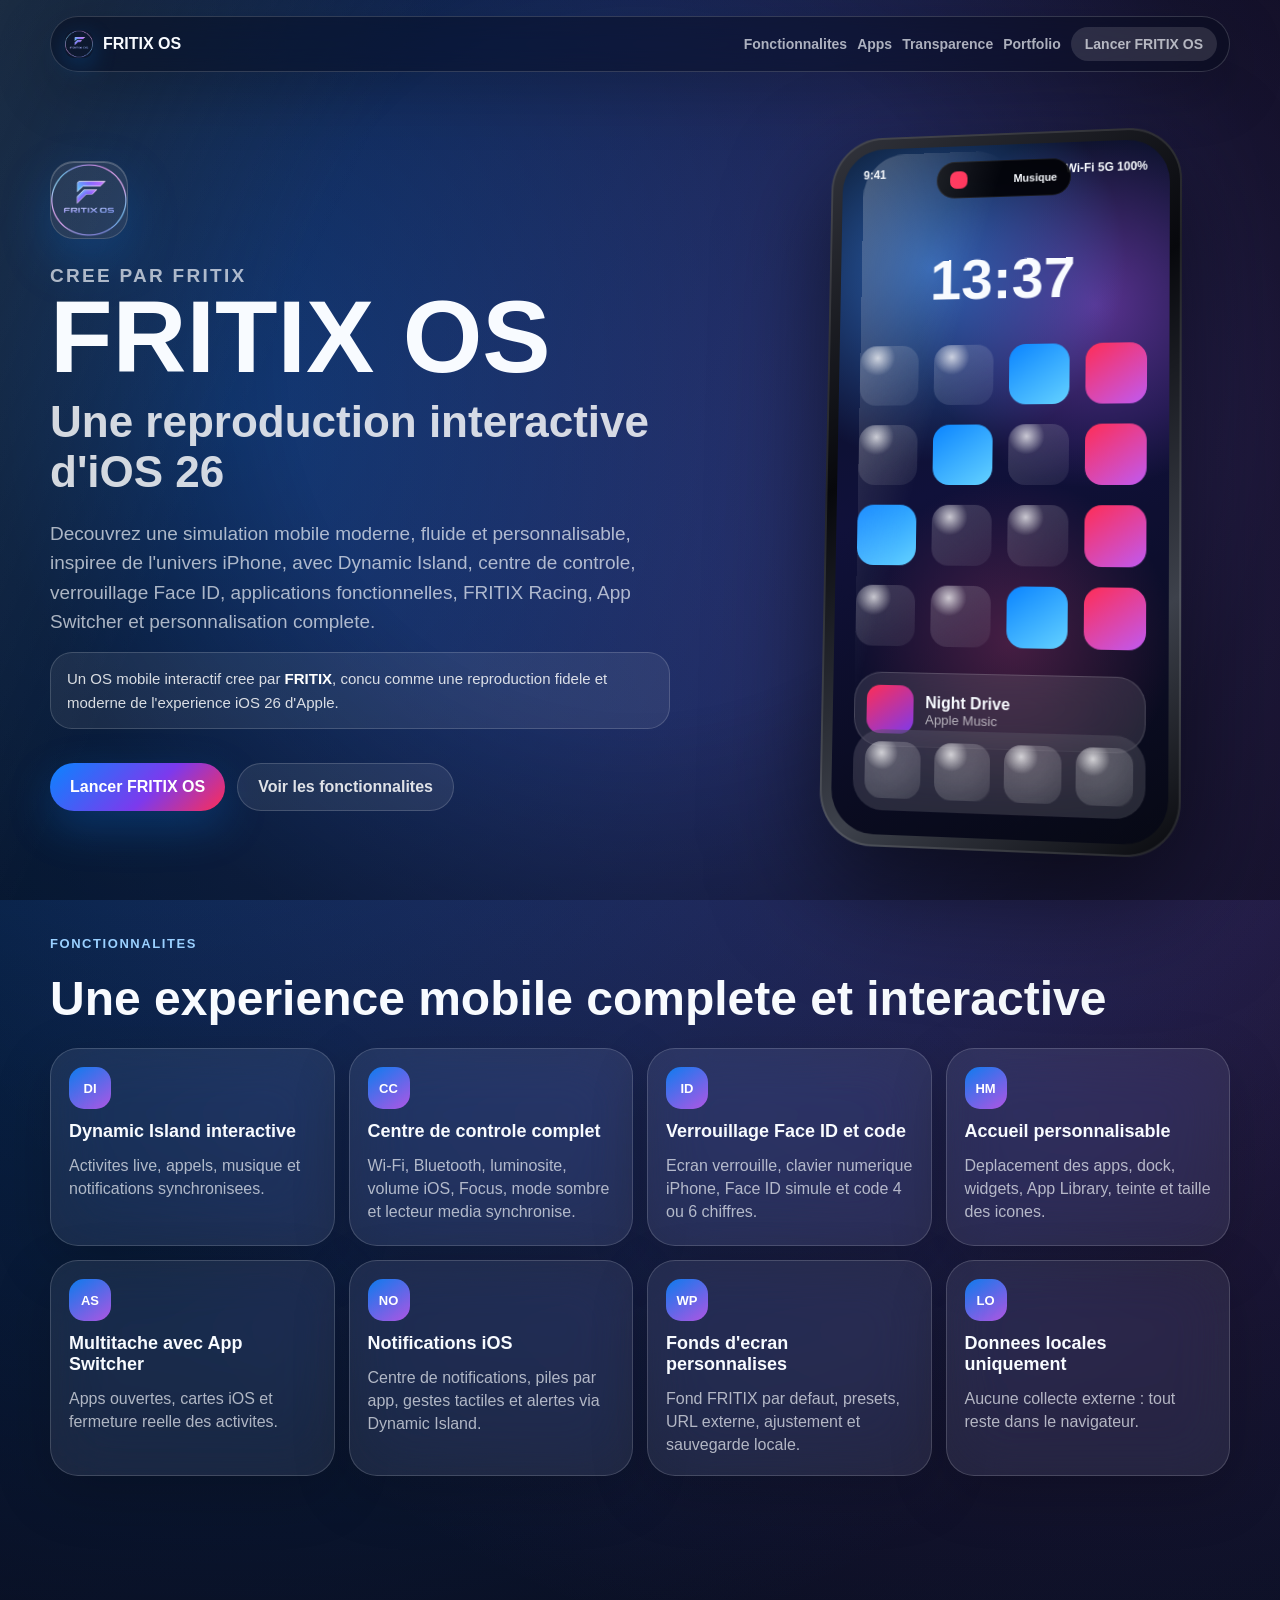
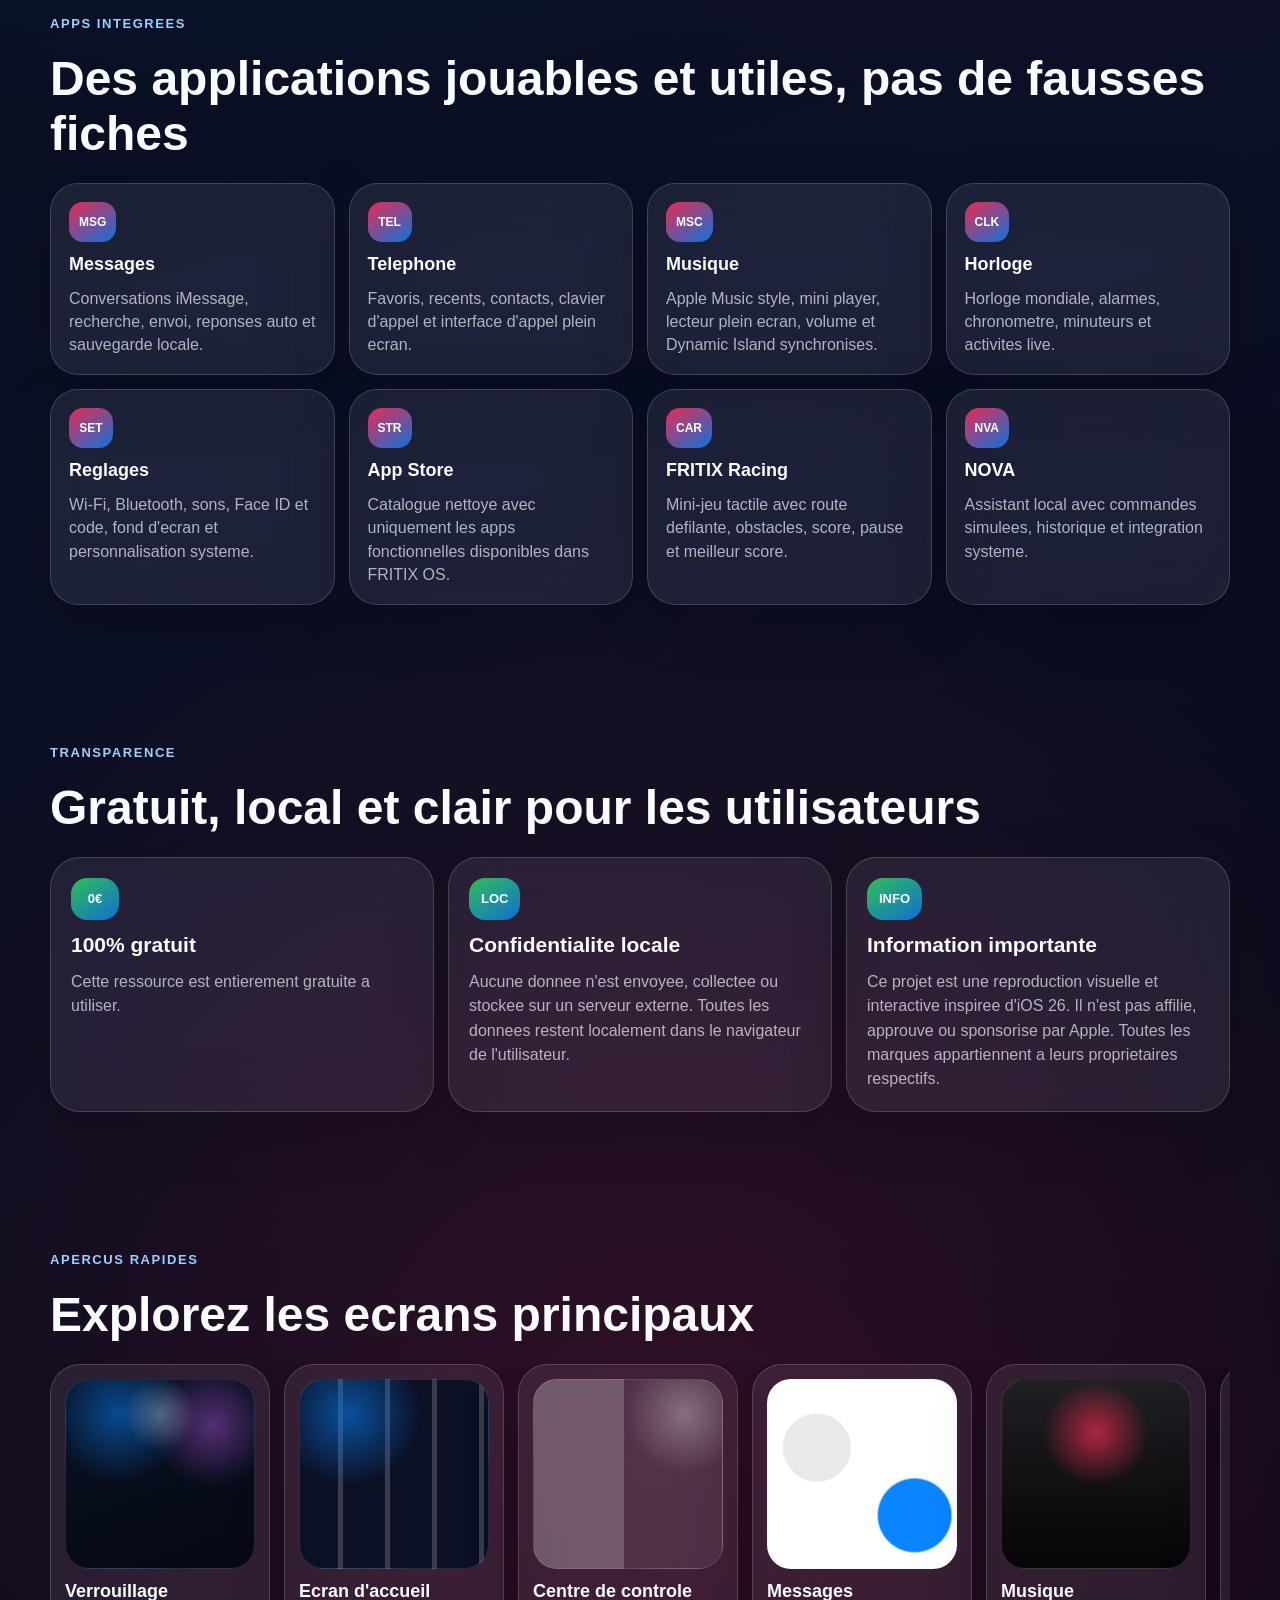
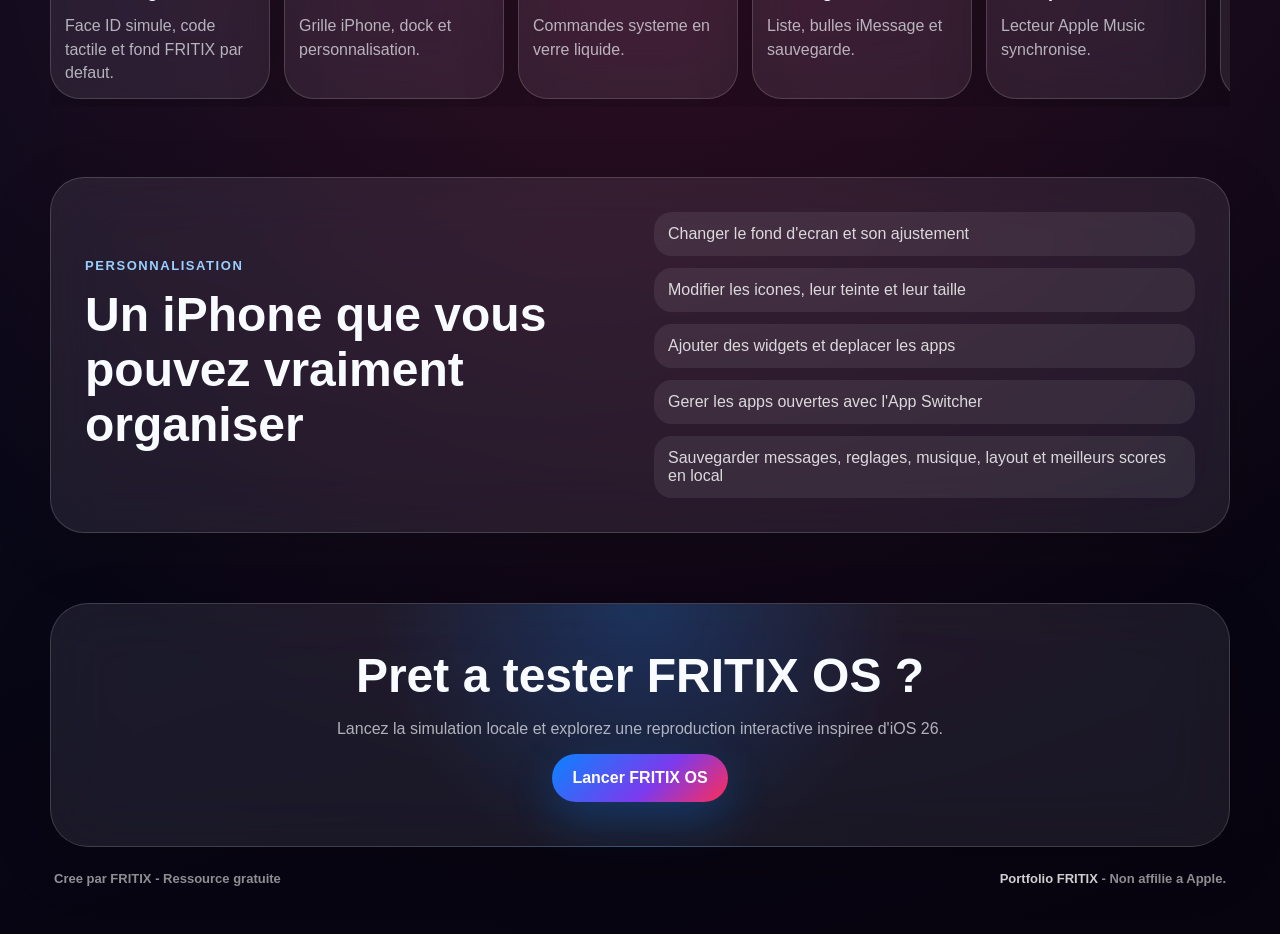
<file: index.html>
<!doctype html>
<html lang="fr">
<head>
  <meta charset="utf-8">
  <meta name="viewport" content="width=device-width, initial-scale=1">
  <title>FRITIX OS - Reproduction interactive d'iOS 26</title>
  <meta name="description" content="FRITIX OS est une reproduction visuelle et interactive inspiree d'iOS 26 avec Dynamic Island, apps fonctionnelles, App Switcher, FRITIX Racing, donnees locales et personnalisation avancee.">
  <link rel="stylesheet" href="css/preview.css?v=20260606-5">
</head>
<body>
  <main class="preview-page">
    <nav class="preview-nav" aria-label="Navigation principale">
      <a class="brand" href="index.html" aria-label="FRITIX OS accueil">
        <img src="logo.png" alt="Logo FRITIX">
        FRITIX OS
      </a>
      <div>
        <a href="#features">Fonctionnalites</a>
        <a href="#apps">Apps</a>
        <a href="#trust">Transparence</a>
        <a href="https://fritix.fr" target="_blank" rel="noopener noreferrer">Portfolio</a>
        <a class="nav-cta" href="simulator.html">Lancer FRITIX OS</a>
      </div>
    </nav>

    <section class="hero" aria-labelledby="hero-title">
      <div class="hero-copy">
        <img class="hero-logo" src="logo.png" alt="Logo FRITIX OS">
        <p class="eyebrow">Cree par FRITIX</p>
        <h1 id="hero-title">FRITIX OS</h1>
        <h2>Une reproduction interactive d'iOS 26</h2>
        <p>
          Decouvrez une simulation mobile moderne, fluide et personnalisable, inspiree de l'univers iPhone,
          avec Dynamic Island, centre de controle, verrouillage Face ID, applications fonctionnelles,
          FRITIX Racing, App Switcher et personnalisation complete.
        </p>
        <p class="creator-note">
          Un OS mobile interactif cree par <strong>FRITIX</strong>, concu comme une reproduction fidele et moderne
          de l'experience iOS 26 d'Apple.
        </p>
        <div class="hero-actions">
          <a class="primary-cta" href="simulator.html">Lancer FRITIX OS</a>
          <a class="secondary-cta" href="#features">Voir les fonctionnalites</a>
        </div>
      </div>

      <figure class="phone-showcase" aria-label="Apercu premium de l'emulateur iPhone">
        <div class="showcase-phone" role="img" aria-label="Mockup iPhone avec Dynamic Island et ecran d'accueil">
          <span class="phone-reflection"></span>
          <div class="showcase-screen">
            <div class="showcase-status">
              <span>9:41</span>
              <span>Wi-Fi 5G 100%</span>
            </div>
            <div class="showcase-island">
              <span></span>
              <strong>Musique</strong>
            </div>
            <div class="showcase-clock">13:37</div>
            <div class="showcase-grid">
              <i></i><i></i><i></i><i></i>
              <i></i><i></i><i></i><i></i>
              <i></i><i></i><i></i><i></i>
              <i></i><i></i><i></i><i></i>
            </div>
            <div class="showcase-widget">
              <span></span>
              <div><strong>Night Drive</strong><small>Apple Music</small></div>
            </div>
            <div class="showcase-dock"><i></i><i></i><i></i><i></i></div>
          </div>
        </div>
      </figure>
    </section>

    <section class="features" id="features" aria-labelledby="features-title">
      <div class="section-heading">
        <p class="eyebrow">Fonctionnalites</p>
        <h2 id="features-title">Une experience mobile complete et interactive</h2>
      </div>
      <div class="feature-grid">
        <article><span>DI</span><h3>Dynamic Island interactive</h3><p>Activites live, appels, musique et notifications synchronisees.</p></article>
        <article><span>CC</span><h3>Centre de controle complet</h3><p>Wi-Fi, Bluetooth, luminosite, volume iOS, Focus, mode sombre et lecteur media synchronise.</p></article>
        <article><span>ID</span><h3>Verrouillage Face ID et code</h3><p>Ecran verrouille, clavier numerique iPhone, Face ID simule et code 4 ou 6 chiffres.</p></article>
        <article><span>HM</span><h3>Accueil personnalisable</h3><p>Deplacement des apps, dock, widgets, App Library, teinte et taille des icones.</p></article>
        <article><span>AS</span><h3>Multitache avec App Switcher</h3><p>Apps ouvertes, cartes iOS et fermeture reelle des activites.</p></article>
        <article><span>NO</span><h3>Notifications iOS</h3><p>Centre de notifications, piles par app, gestes tactiles et alertes via Dynamic Island.</p></article>
        <article><span>WP</span><h3>Fonds d'ecran personnalises</h3><p>Fond FRITIX par defaut, presets, URL externe, ajustement et sauvegarde locale.</p></article>
        <article><span>LO</span><h3>Donnees locales uniquement</h3><p>Aucune collecte externe : tout reste dans le navigateur.</p></article>
      </div>
    </section>

    <section class="apps-overview" id="apps" aria-labelledby="apps-title">
      <div class="section-heading">
        <p class="eyebrow">Apps integrees</p>
        <h2 id="apps-title">Des applications jouables et utiles, pas de fausses fiches</h2>
      </div>
      <div class="apps-grid-preview">
        <article><span>MSG</span><h3>Messages</h3><p>Conversations iMessage, recherche, envoi, reponses auto et sauvegarde locale.</p></article>
        <article><span>TEL</span><h3>Telephone</h3><p>Favoris, recents, contacts, clavier d'appel et interface d'appel plein ecran.</p></article>
        <article><span>MSC</span><h3>Musique</h3><p>Apple Music style, mini player, lecteur plein ecran, volume et Dynamic Island synchronises.</p></article>
        <article><span>CLK</span><h3>Horloge</h3><p>Horloge mondiale, alarmes, chronometre, minuteurs et activites live.</p></article>
        <article><span>SET</span><h3>Reglages</h3><p>Wi-Fi, Bluetooth, sons, Face ID et code, fond d'ecran et personnalisation systeme.</p></article>
        <article><span>STR</span><h3>App Store</h3><p>Catalogue nettoye avec uniquement les apps fonctionnelles disponibles dans FRITIX OS.</p></article>
        <article><span>CAR</span><h3>FRITIX Racing</h3><p>Mini-jeu tactile avec route defilante, obstacles, score, pause et meilleur score.</p></article>
        <article><span>NVA</span><h3>NOVA</h3><p>Assistant local avec commandes simulees, historique et integration systeme.</p></article>
      </div>
    </section>

    <section class="trust-grid" id="trust" aria-labelledby="trust-title">
      <div class="section-heading">
        <p class="eyebrow">Transparence</p>
        <h2 id="trust-title">Gratuit, local et clair pour les utilisateurs</h2>
      </div>
      <div class="trust-cards">
        <article>
          <span>0€</span>
          <h3>100% gratuit</h3>
          <p>Cette ressource est entierement gratuite a utiliser.</p>
        </article>
        <article>
          <span>LOC</span>
          <h3>Confidentialite locale</h3>
          <p>Aucune donnee n'est envoyee, collectee ou stockee sur un serveur externe. Toutes les donnees restent localement dans le navigateur de l'utilisateur.</p>
        </article>
        <article>
          <span>INFO</span>
          <h3>Information importante</h3>
          <p>Ce projet est une reproduction visuelle et interactive inspiree d'iOS 26. Il n'est pas affilie, approuve ou sponsorise par Apple. Toutes les marques appartiennent a leurs proprietaires respectifs.</p>
        </article>
      </div>
    </section>

    <section class="demo" id="demo" aria-labelledby="demo-title">
      <div class="section-heading">
        <p class="eyebrow">Apercus rapides</p>
        <h2 id="demo-title">Explorez les ecrans principaux</h2>
      </div>
      <div class="demo-row">
        <article><span class="mini-screen lock"></span><h3>Verrouillage</h3><p>Face ID simule, code tactile et fond FRITIX par defaut.</p></article>
        <article><span class="mini-screen home"></span><h3>Ecran d'accueil</h3><p>Grille iPhone, dock et personnalisation.</p></article>
        <article><span class="mini-screen control"></span><h3>Centre de controle</h3><p>Commandes systeme en verre liquide.</p></article>
        <article><span class="mini-screen messages"></span><h3>Messages</h3><p>Liste, bulles iMessage et sauvegarde.</p></article>
        <article><span class="mini-screen music"></span><h3>Musique</h3><p>Lecteur Apple Music synchronise.</p></article>
        <article><span class="mini-screen phone"></span><h3>Telephone</h3><p>Appels, contacts, clavier et live activity.</p></article>
        <article><span class="mini-screen racing"></span><h3>FRITIX Racing</h3><p>Jeu tactile avec score et obstacles.</p></article>
        <article><span class="mini-screen switcher"></span><h3>App Switcher</h3><p>Multitache et fermeture reelle des apps.</p></article>
        <article><span class="mini-screen settings"></span><h3>Reglages</h3><p>Sections iOS et fond d'ecran.</p></article>
      </div>
    </section>

    <section class="customize" aria-labelledby="customize-title">
      <div>
        <p class="eyebrow">Personnalisation</p>
        <h2 id="customize-title">Un iPhone que vous pouvez vraiment organiser</h2>
      </div>
      <ul>
        <li>Changer le fond d'ecran et son ajustement</li>
        <li>Modifier les icones, leur teinte et leur taille</li>
        <li>Ajouter des widgets et deplacer les apps</li>
        <li>Gerer les apps ouvertes avec l'App Switcher</li>
        <li>Sauvegarder messages, reglages, musique, layout et meilleurs scores en local</li>
      </ul>
    </section>

    <section class="launch-panel" aria-label="Lancement de la simulation">
      <h2>Pret a tester FRITIX OS ?</h2>
      <p>Lancez la simulation locale et explorez une reproduction interactive inspiree d'iOS 26.</p>
      <a class="primary-cta" href="simulator.html">Lancer FRITIX OS</a>
    </section>

    <footer class="preview-footer">
      <p>Cree par FRITIX - Ressource gratuite</p>
      <p><a href="https://fritix.fr" target="_blank" rel="noopener noreferrer">Portfolio FRITIX</a> - Non affilie a Apple.</p>
    </footer>
  </main>
</body>
</html>
</file>
<file: css/preview.css>
:root {
  --text: #f8fbff;
  --muted: rgba(248, 251, 255, .68);
  --glass: rgba(255, 255, 255, .08);
  --glass-strong: rgba(255, 255, 255, .14);
  --line: rgba(255, 255, 255, .16);
  --blue: #0a84ff;
  --pink: #ff2d55;
  --purple: #bf5af2;
}

* {
  box-sizing: border-box;
}

html {
  scroll-behavior: smooth;
}

body {
  margin: 0;
  min-height: 100vh;
  color: var(--text);
  font-family: "SF Pro Display", "SF Pro Text", -apple-system, BlinkMacSystemFont, "Segoe UI", sans-serif;
  background:
    radial-gradient(circle at 18% 10%, rgba(10,132,255,.34), transparent 34%),
    radial-gradient(circle at 82% 12%, rgba(191,90,242,.26), transparent 32%),
    radial-gradient(circle at 52% 74%, rgba(255,45,85,.16), transparent 30%),
    linear-gradient(160deg, #040713, #0b1025 46%, #07030f);
  overflow-x: hidden;
}

body::before {
  content: "";
  position: fixed;
  inset: 0;
  pointer-events: none;
  background:
    linear-gradient(115deg, rgba(255,255,255,.09), transparent 26%),
    radial-gradient(circle at 50% 40%, transparent 0 42%, rgba(0,0,0,.34) 78%);
}

a {
  color: inherit;
  text-decoration: none;
}

button,
a {
  -webkit-tap-highlight-color: transparent;
}

.preview-page {
  position: relative;
  z-index: 1;
  width: min(1180px, calc(100% - 40px));
  margin: 0 auto;
}

.preview-nav {
  position: sticky;
  top: 16px;
  z-index: 10;
  display: flex;
  align-items: center;
  justify-content: space-between;
  gap: 18px;
  margin: 16px 0 34px;
  padding: 10px 12px 10px 14px;
  border: 1px solid var(--line);
  border-radius: 999px;
  background: rgba(8, 12, 26, .54);
  backdrop-filter: blur(30px) saturate(1.3);
  -webkit-backdrop-filter: blur(30px) saturate(1.3);
  box-shadow: 0 18px 60px rgba(0,0,0,.22);
  animation: fade-up .7s ease both;
}

.brand,
.preview-nav div {
  display: flex;
  align-items: center;
  gap: 10px;
}

.brand {
  font-weight: 850;
}

.brand img {
  width: 28px;
  height: 28px;
  display: block;
  border-radius: 9px;
  object-fit: cover;
  box-shadow: 0 8px 24px rgba(10,132,255,.24);
}

.preview-nav a:not(.brand) {
  color: var(--muted);
  font-size: 14px;
  font-weight: 700;
}

.preview-nav .nav-cta {
  color: white;
  padding: 9px 14px;
  border-radius: 999px;
  background: rgba(255,255,255,.12);
}

.hero {
  min-height: 760px;
  display: grid;
  grid-template-columns: 1fr 460px;
  align-items: center;
  gap: 58px;
}

.hero-copy {
  animation: fade-up .8s .08s ease both;
}

.hero-logo {
  width: 78px;
  height: 78px;
  display: block;
  margin-bottom: 20px;
  border-radius: 24px;
  object-fit: cover;
  border: 1px solid rgba(255,255,255,.16);
  background: rgba(255,255,255,.08);
  box-shadow:
    0 20px 52px rgba(10,132,255,.22),
    inset 0 1px 0 rgba(255,255,255,.22);
}

.eyebrow {
  margin: 0 0 14px;
  color: #9ad0ff;
  font-size: 13px;
  font-weight: 900;
  letter-spacing: .12em;
  text-transform: uppercase;
}

.hero h1 {
  margin: 0;
  font-size: clamp(58px, 8vw, 104px);
  line-height: .9;
  letter-spacing: 0;
}

.hero h2 {
  margin: 14px 0 0;
  color: rgba(255,255,255,.82);
  font-size: clamp(26px, 4vw, 44px);
  letter-spacing: 0;
}

.hero p {
  max-width: 640px;
  margin: 22px 0 0;
  color: var(--muted);
  font-size: 19px;
  line-height: 1.55;
}

.hero .creator-note {
  max-width: 620px;
  margin-top: 16px;
  padding: 14px 16px;
  border: 1px solid var(--line);
  border-radius: 22px;
  color: rgba(255,255,255,.84);
  background: rgba(255,255,255,.07);
  backdrop-filter: blur(24px);
  -webkit-backdrop-filter: blur(24px);
  font-size: 15px;
}

.creator-note strong {
  color: white;
}

.hero-actions {
  display: flex;
  flex-wrap: wrap;
  gap: 12px;
  margin-top: 34px;
}

.primary-cta,
.secondary-cta {
  display: inline-flex;
  align-items: center;
  justify-content: center;
  min-height: 48px;
  padding: 0 20px;
  border-radius: 999px;
  font-weight: 850;
  transition: transform .25s ease, box-shadow .25s ease, background .25s ease;
}

.primary-cta {
  color: white;
  background: linear-gradient(135deg, #0a84ff, #7c3aed 58%, #ff2d55);
  box-shadow: 0 16px 44px rgba(10,132,255,.26);
}

.secondary-cta {
  border: 1px solid var(--line);
  color: rgba(255,255,255,.86);
  background: rgba(255,255,255,.08);
  backdrop-filter: blur(24px);
  -webkit-backdrop-filter: blur(24px);
}

.primary-cta:hover,
.secondary-cta:hover,
.feature-grid article:hover,
.demo-row article:hover {
  transform: translateY(-4px);
}

.primary-cta:hover {
  box-shadow: 0 22px 60px rgba(10,132,255,.34);
}

.phone-showcase {
  margin: 0;
  display: grid;
  place-items: center;
  perspective: 1400px;
  animation: phone-in .9s .2s cubic-bezier(.2,.9,.2,1) both;
}

.showcase-phone {
  position: relative;
  width: 360px;
  height: 720px;
  padding: 12px;
  border-radius: 54px;
  background:
    linear-gradient(145deg, #32343c, #07080c 38%, #3d414b 74%, #08090d);
  box-shadow:
    0 40px 110px rgba(0,0,0,.56),
    inset 0 0 0 2px rgba(255,255,255,.11);
  transform: rotateY(-9deg) rotateX(4deg);
}

.phone-reflection {
  position: absolute;
  inset: 18px auto auto 34px;
  width: 160px;
  height: 620px;
  border-radius: 44px;
  background: linear-gradient(105deg, rgba(255,255,255,.22), transparent 46%);
  pointer-events: none;
  z-index: 3;
}

.showcase-screen {
  position: relative;
  height: 100%;
  overflow: hidden;
  border-radius: 44px;
  padding: 20px 22px;
  background:
    radial-gradient(circle at 28% 18%, rgba(63,145,255,.62), transparent 32%),
    radial-gradient(circle at 78% 24%, rgba(179,91,255,.46), transparent 31%),
    radial-gradient(circle at 54% 72%, rgba(255,82,148,.24), transparent 30%),
    linear-gradient(160deg, #071122, #10113a 48%, #070914);
}

.showcase-status,
.showcase-island {
  display: flex;
  align-items: center;
  justify-content: space-between;
}

.showcase-status {
  font-size: 12px;
  font-weight: 850;
}

.showcase-island {
  position: absolute;
  top: 16px;
  left: 50%;
  width: 138px;
  height: 38px;
  transform: translateX(-50%);
  padding: 0 14px;
  border-radius: 999px;
  background: rgba(2,2,5,.92);
  box-shadow: inset 0 0 0 1px rgba(255,255,255,.08);
  font-size: 11px;
}

.showcase-island span {
  width: 18px;
  height: 18px;
  border-radius: 7px;
  background: #ff2d55;
}

.showcase-clock {
  margin-top: 70px;
  text-align: center;
  font-size: 58px;
  font-weight: 900;
}

.showcase-grid {
  display: grid;
  grid-template-columns: repeat(4, 1fr);
  gap: 20px 16px;
  margin-top: 34px;
}

.showcase-grid i,
.showcase-dock i {
  aspect-ratio: 1;
  border-radius: 17px;
  background:
    radial-gradient(circle at 30% 20%, rgba(255,255,255,.72), transparent 28%),
    linear-gradient(145deg, rgba(255,255,255,.18), rgba(255,255,255,.06));
  backdrop-filter: blur(18px);
  -webkit-backdrop-filter: blur(18px);
}

.showcase-grid i:nth-child(3n) {
  background: linear-gradient(145deg, #0a84ff, #64d2ff);
}

.showcase-grid i:nth-child(4n) {
  background: linear-gradient(145deg, #ff2d55, #bf5af2);
}

.showcase-widget {
  display: grid;
  grid-template-columns: 48px 1fr;
  align-items: center;
  gap: 12px;
  margin-top: 26px;
  padding: 12px;
  border: 1px solid rgba(255,255,255,.15);
  border-radius: 28px;
  background: rgba(255,255,255,.10);
  backdrop-filter: blur(30px);
  -webkit-backdrop-filter: blur(30px);
}

.showcase-widget span {
  width: 48px;
  height: 48px;
  border-radius: 14px;
  background: linear-gradient(145deg, #ff2d55, #7c3aed);
}

.showcase-widget strong,
.showcase-widget small {
  display: block;
}

.showcase-widget small {
  color: rgba(255,255,255,.64);
}

.showcase-dock {
  position: absolute;
  left: 22px;
  right: 22px;
  bottom: 24px;
  display: grid;
  grid-template-columns: repeat(4, 1fr);
  gap: 14px;
  padding: 12px;
  border-radius: 30px;
  background: rgba(255,255,255,.12);
  backdrop-filter: blur(32px);
  -webkit-backdrop-filter: blur(32px);
}

.section-heading {
  display: grid;
  gap: 6px;
  margin-bottom: 22px;
}

.section-heading h2,
.customize h2,
.launch-panel h2 {
  margin: 0;
  font-size: clamp(30px, 4vw, 48px);
  letter-spacing: 0;
}

.features,
.demo,
.trust-grid,
.apps-overview,
.customize,
.launch-panel {
  padding: 70px 0;
}

.feature-grid {
  display: grid;
  grid-template-columns: repeat(4, 1fr);
  gap: 14px;
}

.feature-grid article,
.apps-grid-preview article,
.trust-cards article,
.demo-row article,
.customize,
.launch-panel {
  border: 1px solid var(--line);
  background: var(--glass);
  backdrop-filter: blur(30px) saturate(1.25);
  -webkit-backdrop-filter: blur(30px) saturate(1.25);
  box-shadow: 0 18px 58px rgba(0,0,0,.18);
}

.feature-grid article {
  min-height: 198px;
  display: grid;
  align-content: start;
  gap: 12px;
  padding: 18px;
  border-radius: 28px;
  transition: transform .25s ease, background .25s ease;
}

.apps-grid-preview {
  display: grid;
  grid-template-columns: repeat(4, 1fr);
  gap: 14px;
}

.apps-grid-preview article {
  min-height: 178px;
  display: grid;
  align-content: start;
  gap: 12px;
  padding: 18px;
  border-radius: 28px;
  transition: transform .25s ease, background .25s ease;
}

.apps-grid-preview article:hover {
  transform: translateY(-4px);
}

.apps-grid-preview span {
  width: max-content;
  min-width: 44px;
  height: 40px;
  display: grid;
  place-items: center;
  padding: 0 10px;
  border-radius: 14px;
  color: white;
  background: linear-gradient(145deg, rgba(255,45,85,.9), rgba(10,132,255,.82));
  font-size: 12px;
  font-weight: 900;
}

.apps-grid-preview h3 {
  margin: 0;
  font-size: 18px;
}

.apps-grid-preview p {
  margin: 0;
  color: var(--muted);
  line-height: 1.45;
}

.trust-cards {
  display: grid;
  grid-template-columns: repeat(3, 1fr);
  gap: 14px;
}

.trust-cards article {
  min-height: 230px;
  display: grid;
  align-content: start;
  gap: 13px;
  padding: 20px;
  border-radius: 30px;
}

.trust-cards span {
  width: max-content;
  min-width: 48px;
  height: 42px;
  display: grid;
  place-items: center;
  padding: 0 12px;
  border-radius: 16px;
  color: white;
  background: linear-gradient(145deg, rgba(48,209,88,.9), rgba(10,132,255,.78));
  font-size: 13px;
  font-weight: 900;
}

.trust-cards h3 {
  margin: 0;
  font-size: 21px;
}

.trust-cards p {
  margin: 0;
  color: var(--muted);
  line-height: 1.52;
}

.feature-grid span {
  width: 42px;
  height: 42px;
  display: grid;
  place-items: center;
  border-radius: 15px;
  color: white;
  background: linear-gradient(145deg, rgba(10,132,255,.9), rgba(191,90,242,.9));
  font-size: 13px;
  font-weight: 900;
}

.feature-grid h3,
.demo-row h3 {
  margin: 0;
  font-size: 18px;
}

.feature-grid p,
.demo-row p,
.launch-panel p {
  margin: 0;
  color: var(--muted);
  line-height: 1.45;
}

.demo-row {
  display: grid;
  grid-auto-flow: column;
  grid-auto-columns: minmax(220px, 1fr);
  gap: 14px;
  overflow-x: auto;
  padding-bottom: 8px;
}

.demo-row article {
  min-height: 320px;
  display: grid;
  align-content: start;
  gap: 12px;
  padding: 14px;
  border-radius: 30px;
  transition: transform .25s ease, background .25s ease;
}

.mini-screen {
  height: 190px;
  border-radius: 24px;
  border: 1px solid rgba(255,255,255,.12);
  background: rgba(255,255,255,.08);
  overflow: hidden;
}

.mini-screen.lock {
  background:
    radial-gradient(circle at 50% 18%, rgba(255,255,255,.28), transparent 20%),
    radial-gradient(circle at 28% 18%, rgba(10,132,255,.50), transparent 34%),
    radial-gradient(circle at 78% 24%, rgba(191,90,242,.42), transparent 30%),
    linear-gradient(160deg, #071122, #070914);
}

.mini-screen.home {
  background:
    radial-gradient(circle at 26% 18%, rgba(10,132,255,.55), transparent 35%),
    repeating-linear-gradient(90deg, transparent 0 20%, rgba(255,255,255,.18) 20% 23%, transparent 23% 25%),
    #0b1025;
}

.mini-screen.control {
  background:
    linear-gradient(90deg, rgba(255,255,255,.20) 0 48%, transparent 48%),
    radial-gradient(circle at 80% 18%, rgba(255,255,255,.30), transparent 28%),
    rgba(255,255,255,.08);
}

.mini-screen.messages {
  background:
    radial-gradient(circle at 78% 72%, #0a84ff 0 18%, transparent 19%),
    radial-gradient(circle at 26% 36%, #e9e9eb 0 18%, transparent 19%),
    #fff;
}

.mini-screen.music {
  background:
    radial-gradient(circle at 50% 28%, rgba(255,45,85,.65), transparent 32%),
    linear-gradient(180deg, #1f1f24, #050507);
}

.mini-screen.phone {
  background:
    radial-gradient(circle at 50% 18%, rgba(52,199,89,.38), transparent 34%),
    linear-gradient(180deg, #0a1511, #05070a);
}

.mini-screen.racing {
  background:
    linear-gradient(90deg, transparent 0 28%, rgba(255,255,255,.22) 28% 30%, transparent 30% 65%, rgba(255,255,255,.22) 65% 67%, transparent 67%),
    radial-gradient(circle at 50% 80%, rgba(255,55,95,.74), transparent 16%),
    linear-gradient(180deg, #2f343d, #101216);
}

.mini-screen.switcher {
  background:
    linear-gradient(90deg, rgba(255,255,255,.16) 0 30%, transparent 30% 36%, rgba(255,255,255,.24) 36% 70%, transparent 70%),
    radial-gradient(circle at 50% 10%, rgba(255,255,255,.18), transparent 34%),
    rgba(7,12,21,.64);
}

.mini-screen.settings {
  background:
    linear-gradient(#f2f2f7 0 100%),
    #f2f2f7;
}

.customize {
  display: grid;
  grid-template-columns: 1fr 1fr;
  gap: 28px;
  align-items: center;
  padding: 34px;
  border-radius: 34px;
}

.customize ul {
  margin: 0;
  padding: 0;
  list-style: none;
  display: grid;
  gap: 12px;
}

.customize li {
  padding: 13px 14px;
  border-radius: 18px;
  background: rgba(255,255,255,.08);
  color: rgba(255,255,255,.82);
}

.launch-panel {
  margin: 70px 0 24px;
  display: grid;
  place-items: center;
  gap: 14px;
  padding: 44px 24px;
  border-radius: 38px;
  text-align: center;
  background:
    radial-gradient(circle at 50% 0%, rgba(10,132,255,.24), transparent 42%),
    rgba(255,255,255,.08);
}

.preview-footer {
  display: flex;
  justify-content: space-between;
  gap: 16px;
  padding: 0 4px 48px;
  color: rgba(255,255,255,.58);
  font-size: 13px;
  font-weight: 700;
}

.preview-footer p {
  margin: 0;
}

.preview-footer a {
  color: rgba(255,255,255,.86);
  font-weight: 850;
}

@keyframes fade-up {
  from {
    opacity: 0;
    transform: translateY(18px);
  }
  to {
    opacity: 1;
    transform: translateY(0);
  }
}

@keyframes phone-in {
  from {
    opacity: 0;
    transform: translateY(28px) scale(.96);
  }
  to {
    opacity: 1;
    transform: translateY(0) scale(1);
  }
}

@media (max-width: 980px) {
  .hero {
    grid-template-columns: 1fr;
    gap: 34px;
    padding-top: 24px;
  }

  .phone-showcase {
    order: -1;
  }

  .feature-grid {
    grid-template-columns: repeat(2, 1fr);
  }

  .apps-grid-preview {
    grid-template-columns: repeat(2, 1fr);
  }

  .trust-cards {
    grid-template-columns: 1fr;
  }

  .customize {
    grid-template-columns: 1fr;
  }
}

@media (max-width: 620px) {
  .preview-page {
    width: min(100% - 24px, 1180px);
  }

  .preview-nav {
    align-items: flex-start;
    border-radius: 24px;
  }

  .preview-nav div {
    display: none;
  }

  .hero {
    min-height: auto;
  }

  .hero h1 {
    font-size: 54px;
  }

  .hero h2 {
    font-size: 27px;
  }

  .hero p {
    font-size: 16px;
  }

  .hero-actions {
    display: grid;
  }

  .showcase-phone {
    width: min(330px, 92vw);
    height: 650px;
    transform: none;
  }

  .showcase-clock {
    font-size: 48px;
  }

  .feature-grid {
    grid-template-columns: 1fr;
  }

  .apps-grid-preview {
    grid-template-columns: 1fr;
  }

  .demo-row {
    grid-auto-flow: row;
    grid-auto-columns: auto;
  }

  .preview-footer {
    display: grid;
    text-align: center;
  }
}
</file>
